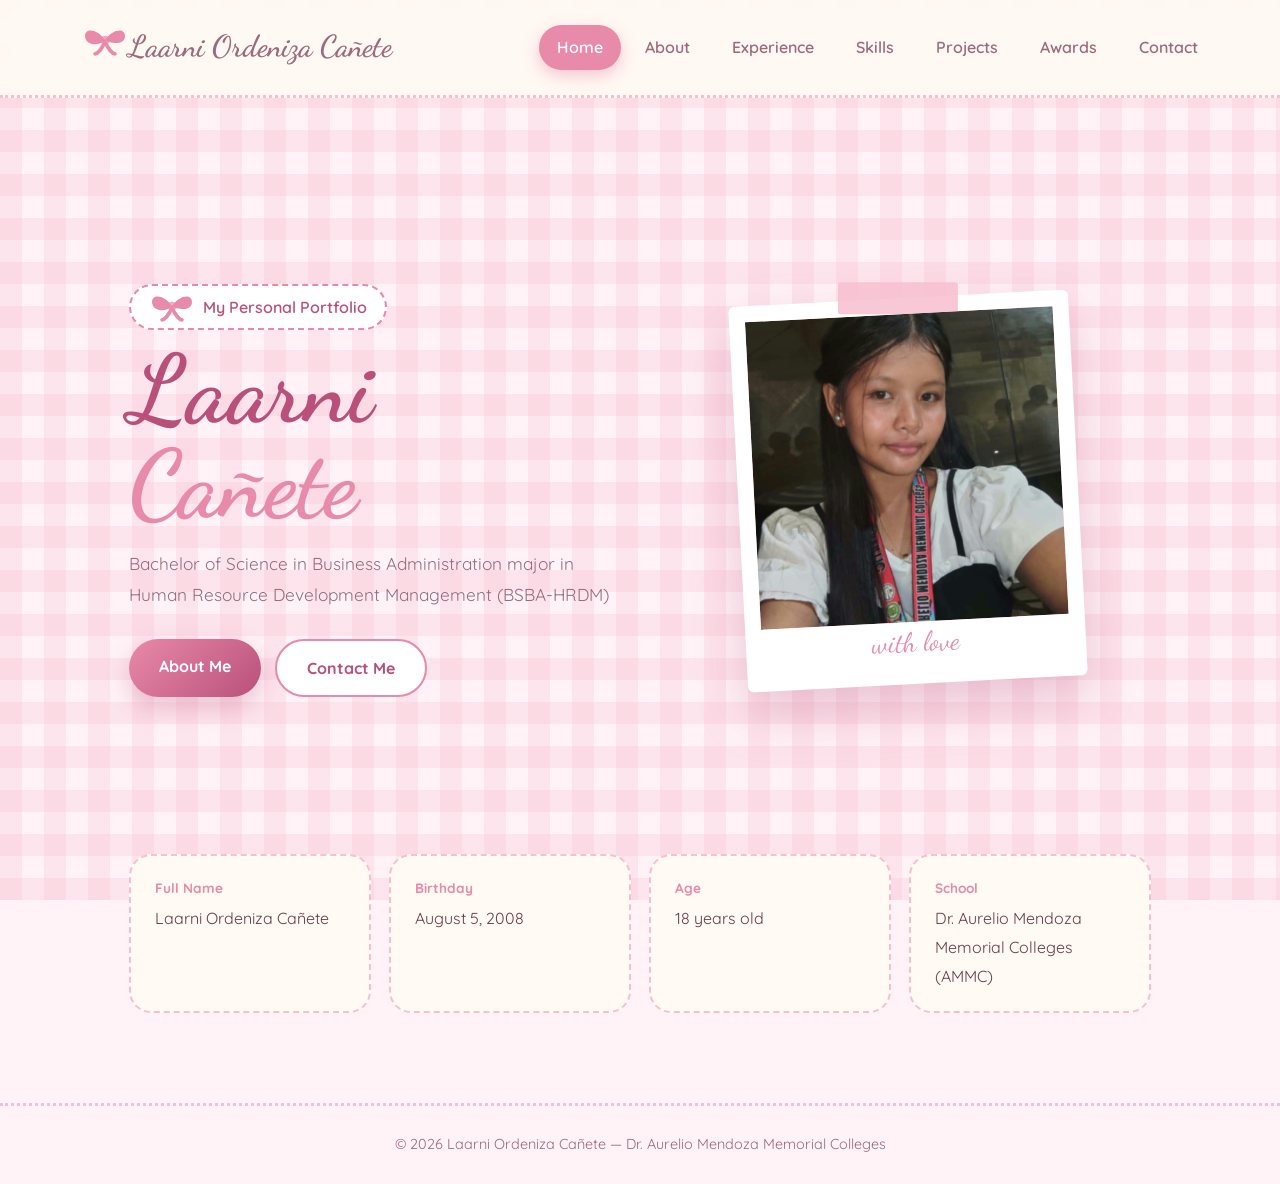
<file: index.html>
<!DOCTYPE html>
<html lang="en">
<head>
<meta charset="UTF-8">
<meta name="viewport" content="width=device-width, initial-scale=1.0">
<title>Home | Laarni Ordeniza Cañete</title>
<link rel="preconnect" href="https://fonts.googleapis.com">
<link rel="preconnect" href="https://fonts.gstatic.com" crossorigin>
<link href="https://fonts.googleapis.com/css2?family=Dancing+Script:wght@600;700&family=Quicksand:wght@400;600;700&display=swap" rel="stylesheet">
<link rel="stylesheet" href="style.css">
</head>
<body>
<header class="top">
<a class="brand" href="index.html"><svg class="bow" viewBox="0 0 64 42" aria-hidden="true"><path d="M32 20C22 4 4 2 4 14s18 16 28 6zM32 20c10-16 28-18 28-6S42 26 32 20z" fill="currentColor"/><path d="M32 22c-4 9-10 17-14 17M32 22c4 9 10 17 14 17" stroke="currentColor" stroke-width="5" fill="none" stroke-linecap="round"/><circle cx="32" cy="20" r="6.5" fill="currentColor" opacity=".7"/></svg><span>Laarni Ordeniza Cañete<small>BSBA-HRDM</small></span></a>
<nav><ul><li><a href="index.html" class="on">Home</a></li><li><a href="about.html">About</a></li><li><a href="experience.html">Experience</a></li><li><a href="skills.html">Skills</a></li><li><a href="projects.html">Projects</a></li><li><a href="awards.html">Awards</a></li><li><a href="contact.html">Contact</a></li></ul></nav>
</header>
<main>
<section class="hero intro">
<div>
<span class="tag"><svg class="bow" viewBox="0 0 64 42" aria-hidden="true"><path d="M32 20C22 4 4 2 4 14s18 16 28 6zM32 20c10-16 28-18 28-6S42 26 32 20z" fill="currentColor"/><path d="M32 22c-4 9-10 17-14 17M32 22c4 9 10 17 14 17" stroke="currentColor" stroke-width="5" fill="none" stroke-linecap="round"/><circle cx="32" cy="20" r="6.5" fill="currentColor" opacity=".7"/></svg>My Personal Portfolio</span>
<h1>Laarni<span>Cañete</span></h1>
<p class="course">Bachelor of Science in Business Administration major in Human Resource Development Management (BSBA-HRDM)</p>
<div class="btns"><a class="btn" href="about.html">About Me</a><a class="btn alt" href="contact.html">Contact Me</a></div>
</div>
<div class="avatar "><div class="ph"><span>LC</span><img src="./images/b230e906-f3f7-4ee1-83fa-b049689fa962.jfif" alt="Profile picture of Laarni Ordeniza Cañete" onerror="this.remove()"></div></div>
</section>
<section class="facts">
<div class="fact"><b>Full Name</b>Laarni Ordeniza Cañete</div>
<div class="fact"><b>Birthday</b>August 5, 2008</div>
<div class="fact"><b>Age</b>18 years old</div>
<div class="fact"><b>School</b>Dr. Aurelio Mendoza Memorial Colleges (AMMC)</div>
</section>
</main>
<footer>&copy; 2026 Laarni Ordeniza Cañete &mdash; Dr. Aurelio Mendoza Memorial Colleges</footer>
</body>
</html>
</file>
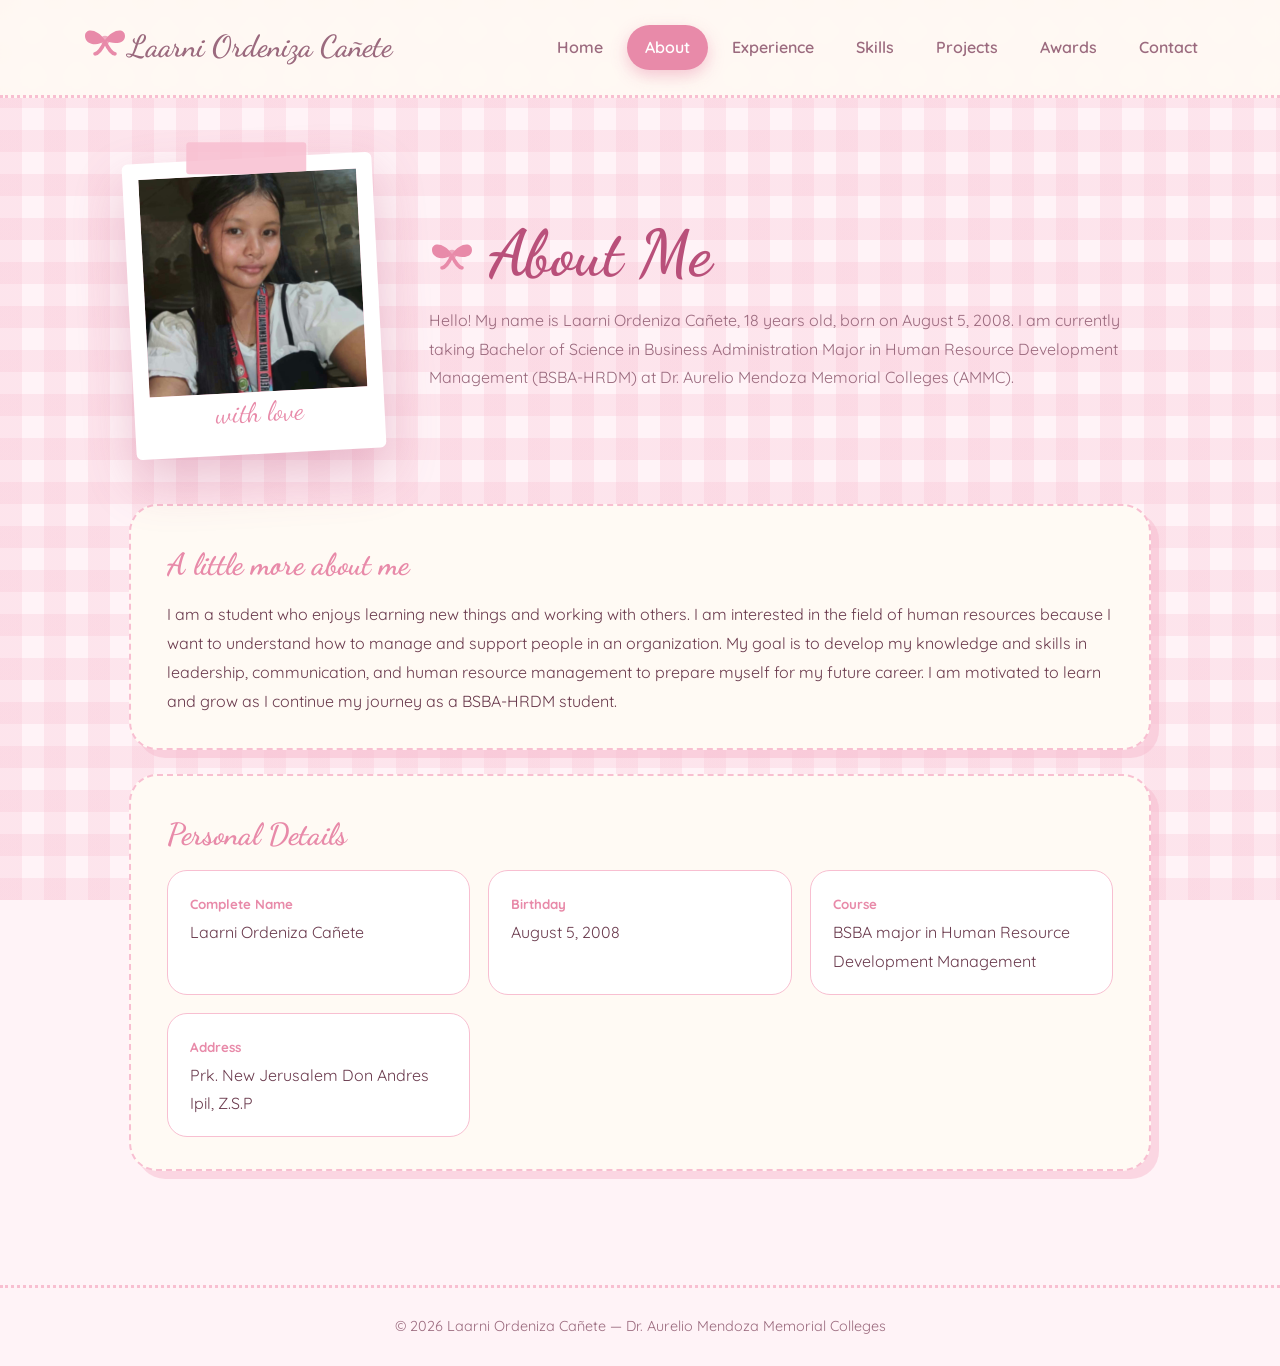
<file: about.html>
<!DOCTYPE html>
<html lang="en">
<head>
<meta charset="UTF-8">
<meta name="viewport" content="width=device-width, initial-scale=1.0">
<title>About | Laarni Ordeniza Cañete</title>
<link rel="preconnect" href="https://fonts.googleapis.com">
<link rel="preconnect" href="https://fonts.gstatic.com" crossorigin>
<link href="https://fonts.googleapis.com/css2?family=Dancing+Script:wght@600;700&family=Quicksand:wght@400;600;700&display=swap" rel="stylesheet">
<link rel="stylesheet" href="style.css">
</head>
<body>
<header class="top">
<a class="brand" href="index.html"><svg class="bow" viewBox="0 0 64 42" aria-hidden="true"><path d="M32 20C22 4 4 2 4 14s18 16 28 6zM32 20c10-16 28-18 28-6S42 26 32 20z" fill="currentColor"/><path d="M32 22c-4 9-10 17-14 17M32 22c4 9 10 17 14 17" stroke="currentColor" stroke-width="5" fill="none" stroke-linecap="round"/><circle cx="32" cy="20" r="6.5" fill="currentColor" opacity=".7"/></svg><span>Laarni Ordeniza Cañete<small>BSBA-HRDM</small></span></a>
<nav><ul><li><a href="index.html">Home</a></li><li><a href="about.html" class="on">About</a></li><li><a href="experience.html">Experience</a></li><li><a href="skills.html">Skills</a></li><li><a href="projects.html">Projects</a></li><li><a href="awards.html">Awards</a></li><li><a href="contact.html">Contact</a></li></ul></nav>
</header>
<main>
<section class="intro"><div class="split"><div class="avatar sm"><div class="ph"><span>LC</span><img src="./images/b230e906-f3f7-4ee1-83fa-b049689fa962.jfif" alt="Profile picture of Laarni Ordeniza Cañete" onerror="this.remove()"></div></div><div><h2 class="title"><svg class="bow" viewBox="0 0 64 42" aria-hidden="true"><path d="M32 20C22 4 4 2 4 14s18 16 28 6zM32 20c10-16 28-18 28-6S42 26 32 20z" fill="currentColor"/><path d="M32 22c-4 9-10 17-14 17M32 22c4 9 10 17 14 17" stroke="currentColor" stroke-width="5" fill="none" stroke-linecap="round"/><circle cx="32" cy="20" r="6.5" fill="currentColor" opacity=".7"/></svg>About Me</h2><p class="lead">Hello! My name is Laarni Ordeniza Cañete, 18 years old, born on August 5, 2008. I am currently taking Bachelor of Science in Business Administration Major in Human Resource Development Management (BSBA-HRDM) at Dr. Aurelio Mendoza Memorial Colleges (AMMC).</p></div></div>
<div class="block"><h3>A little more about me</h3><p>I am a student who enjoys learning new things and working with others. I am interested in the field of human resources because I want to understand how to manage and support people in an organization. My goal is to develop my knowledge and skills in leadership, communication, and human resource management to prepare myself for my future career. I am motivated to learn and grow as I continue my journey as a BSBA-HRDM student.</p></div>
<div class="block"><h3>Personal Details</h3><div class="pairs"><div><small>Complete Name</small><p>Laarni Ordeniza Cañete</p></div><div><small>Birthday</small><p>August 5, 2008</p></div><div><small>Course</small><p>BSBA major in Human Resource Development Management</p></div><div><small>Address</small><p>Prk. New Jerusalem Don Andres Ipil, Z.S.P</p></div></div></div></section>
</main>
<footer>&copy; 2026 Laarni Ordeniza Cañete &mdash; Dr. Aurelio Mendoza Memorial Colleges</footer>
</body>
</html>
</file>
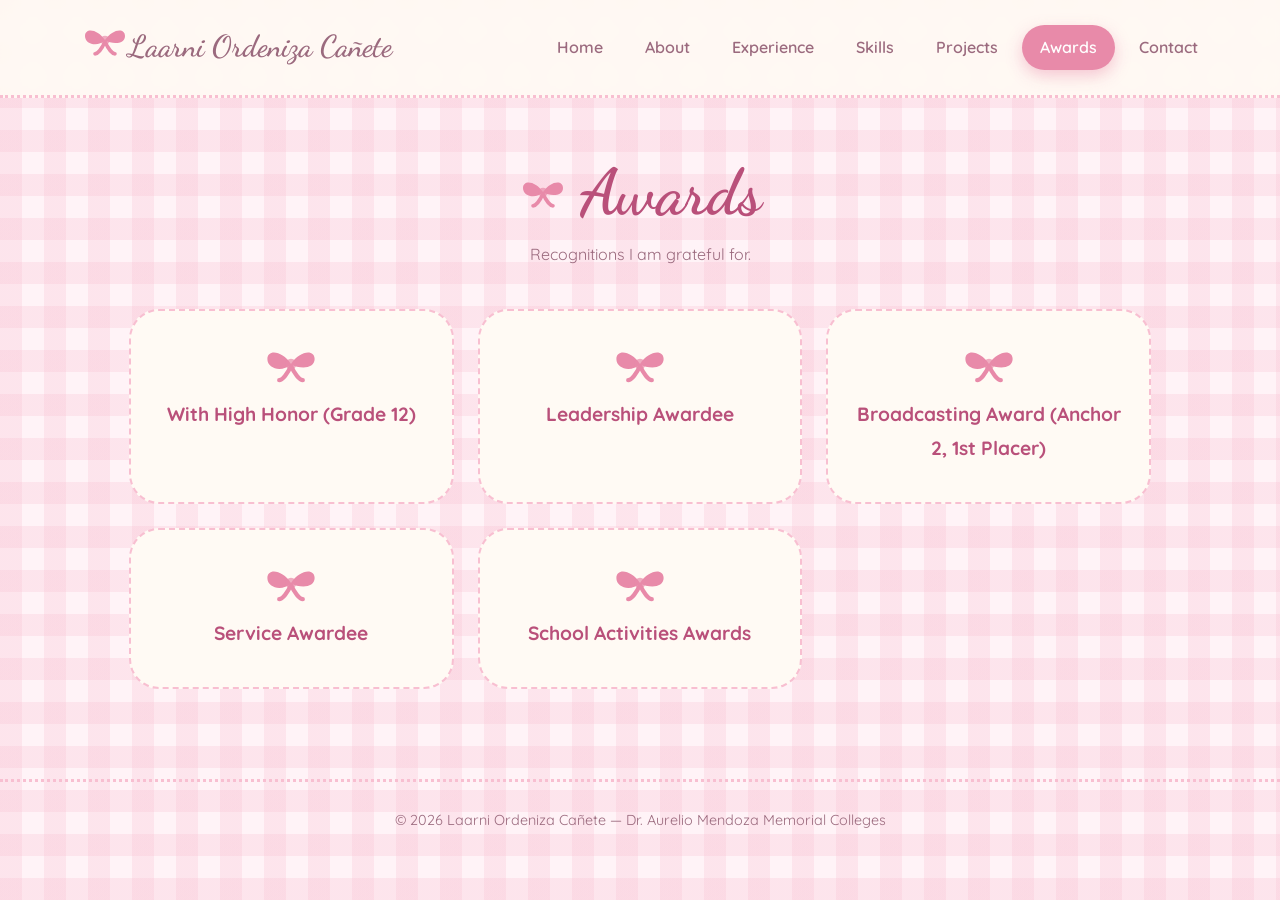
<file: awards.html>
<!DOCTYPE html>
<html lang="en">
<head>
<meta charset="UTF-8">
<meta name="viewport" content="width=device-width, initial-scale=1.0">
<title>Awards | Laarni Ordeniza Cañete</title>
<link rel="preconnect" href="https://fonts.googleapis.com">
<link rel="preconnect" href="https://fonts.gstatic.com" crossorigin>
<link href="https://fonts.googleapis.com/css2?family=Dancing+Script:wght@600;700&family=Quicksand:wght@400;600;700&display=swap" rel="stylesheet">
<link rel="stylesheet" href="style.css">
</head>
<body>
<header class="top">
<a class="brand" href="index.html"><svg class="bow" viewBox="0 0 64 42" aria-hidden="true"><path d="M32 20C22 4 4 2 4 14s18 16 28 6zM32 20c10-16 28-18 28-6S42 26 32 20z" fill="currentColor"/><path d="M32 22c-4 9-10 17-14 17M32 22c4 9 10 17 14 17" stroke="currentColor" stroke-width="5" fill="none" stroke-linecap="round"/><circle cx="32" cy="20" r="6.5" fill="currentColor" opacity=".7"/></svg><span>Laarni Ordeniza Cañete<small>BSBA-HRDM</small></span></a>
<nav><ul><li><a href="index.html">Home</a></li><li><a href="about.html">About</a></li><li><a href="experience.html">Experience</a></li><li><a href="skills.html">Skills</a></li><li><a href="projects.html">Projects</a></li><li><a href="awards.html" class="on">Awards</a></li><li><a href="contact.html">Contact</a></li></ul></nav>
</header>
<main>
<section class="intro"><h2 class="title"><svg class="bow" viewBox="0 0 64 42" aria-hidden="true"><path d="M32 20C22 4 4 2 4 14s18 16 28 6zM32 20c10-16 28-18 28-6S42 26 32 20z" fill="currentColor"/><path d="M32 22c-4 9-10 17-14 17M32 22c4 9 10 17 14 17" stroke="currentColor" stroke-width="5" fill="none" stroke-linecap="round"/><circle cx="32" cy="20" r="6.5" fill="currentColor" opacity=".7"/></svg>Awards</h2><p class="lead">Recognitions I am grateful for.</p><div class="cards"><div class="card"><svg class="bow" viewBox="0 0 64 42" aria-hidden="true"><path d="M32 20C22 4 4 2 4 14s18 16 28 6zM32 20c10-16 28-18 28-6S42 26 32 20z" fill="currentColor"/><path d="M32 22c-4 9-10 17-14 17M32 22c4 9 10 17 14 17" stroke="currentColor" stroke-width="5" fill="none" stroke-linecap="round"/><circle cx="32" cy="20" r="6.5" fill="currentColor" opacity=".7"/></svg><h3>With High Honor (Grade 12)</h3></div><div class="card"><svg class="bow" viewBox="0 0 64 42" aria-hidden="true"><path d="M32 20C22 4 4 2 4 14s18 16 28 6zM32 20c10-16 28-18 28-6S42 26 32 20z" fill="currentColor"/><path d="M32 22c-4 9-10 17-14 17M32 22c4 9 10 17 14 17" stroke="currentColor" stroke-width="5" fill="none" stroke-linecap="round"/><circle cx="32" cy="20" r="6.5" fill="currentColor" opacity=".7"/></svg><h3>Leadership Awardee</h3></div><div class="card"><svg class="bow" viewBox="0 0 64 42" aria-hidden="true"><path d="M32 20C22 4 4 2 4 14s18 16 28 6zM32 20c10-16 28-18 28-6S42 26 32 20z" fill="currentColor"/><path d="M32 22c-4 9-10 17-14 17M32 22c4 9 10 17 14 17" stroke="currentColor" stroke-width="5" fill="none" stroke-linecap="round"/><circle cx="32" cy="20" r="6.5" fill="currentColor" opacity=".7"/></svg><h3>Broadcasting Award (Anchor 2, 1st Placer)</h3></div><div class="card"><svg class="bow" viewBox="0 0 64 42" aria-hidden="true"><path d="M32 20C22 4 4 2 4 14s18 16 28 6zM32 20c10-16 28-18 28-6S42 26 32 20z" fill="currentColor"/><path d="M32 22c-4 9-10 17-14 17M32 22c4 9 10 17 14 17" stroke="currentColor" stroke-width="5" fill="none" stroke-linecap="round"/><circle cx="32" cy="20" r="6.5" fill="currentColor" opacity=".7"/></svg><h3>Service Awardee</h3></div><div class="card"><svg class="bow" viewBox="0 0 64 42" aria-hidden="true"><path d="M32 20C22 4 4 2 4 14s18 16 28 6zM32 20c10-16 28-18 28-6S42 26 32 20z" fill="currentColor"/><path d="M32 22c-4 9-10 17-14 17M32 22c4 9 10 17 14 17" stroke="currentColor" stroke-width="5" fill="none" stroke-linecap="round"/><circle cx="32" cy="20" r="6.5" fill="currentColor" opacity=".7"/></svg><h3>School Activities Awards</h3></div></div></section>
</main>
<footer>&copy; 2026 Laarni Ordeniza Cañete &mdash; Dr. Aurelio Mendoza Memorial Colleges</footer>
</body>
</html>
</file>
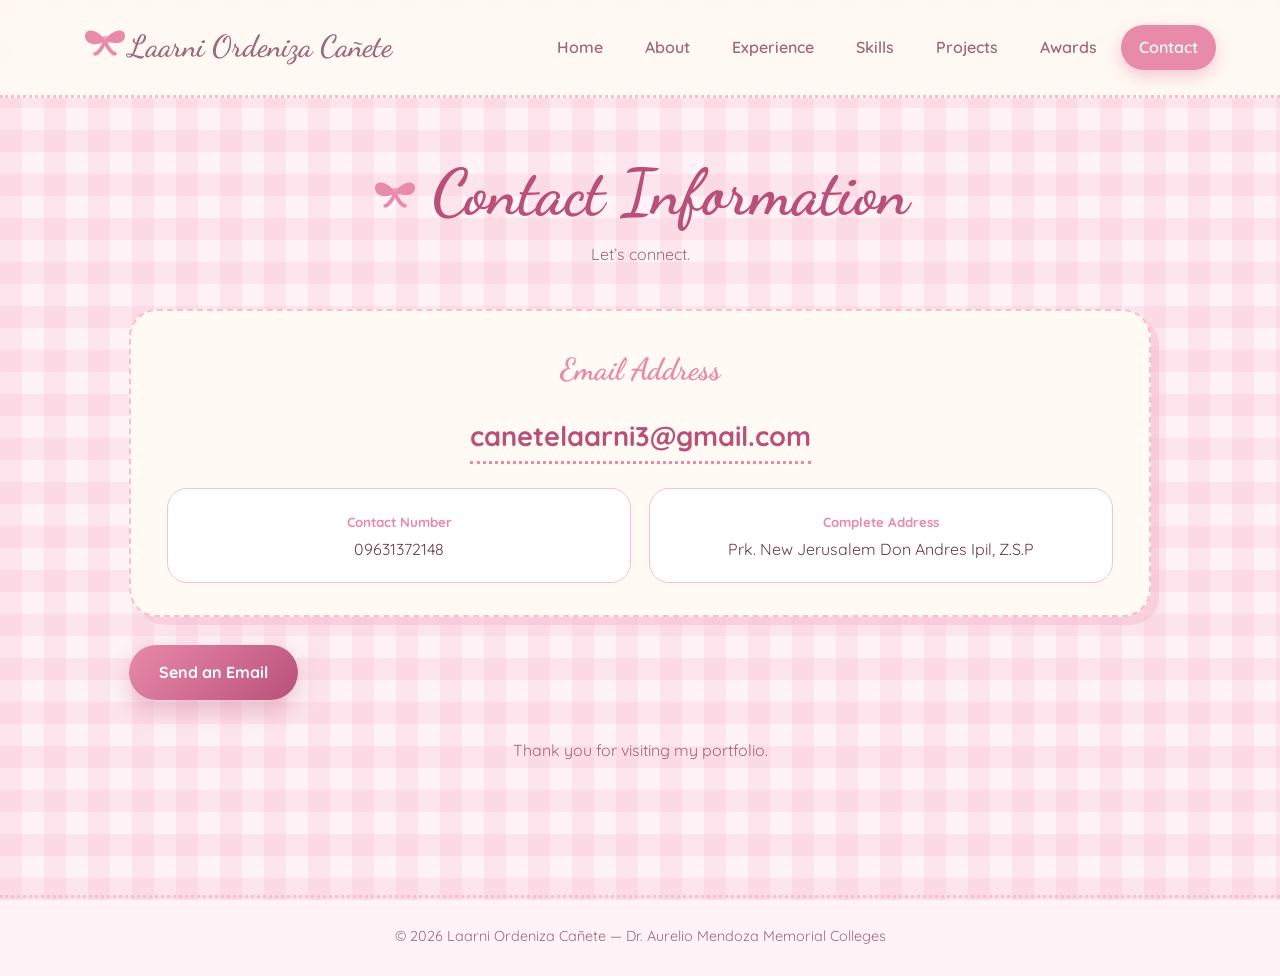
<file: contact.html>
<!DOCTYPE html>
<html lang="en">
<head>
<meta charset="UTF-8">
<meta name="viewport" content="width=device-width, initial-scale=1.0">
<title>Contact | Laarni Ordeniza Cañete</title>
<link rel="preconnect" href="https://fonts.googleapis.com">
<link rel="preconnect" href="https://fonts.gstatic.com" crossorigin>
<link href="https://fonts.googleapis.com/css2?family=Dancing+Script:wght@600;700&family=Quicksand:wght@400;600;700&display=swap" rel="stylesheet">
<link rel="stylesheet" href="style.css">
</head>
<body>
<header class="top">
<a class="brand" href="index.html"><svg class="bow" viewBox="0 0 64 42" aria-hidden="true"><path d="M32 20C22 4 4 2 4 14s18 16 28 6zM32 20c10-16 28-18 28-6S42 26 32 20z" fill="currentColor"/><path d="M32 22c-4 9-10 17-14 17M32 22c4 9 10 17 14 17" stroke="currentColor" stroke-width="5" fill="none" stroke-linecap="round"/><circle cx="32" cy="20" r="6.5" fill="currentColor" opacity=".7"/></svg><span>Laarni Ordeniza Cañete<small>BSBA-HRDM</small></span></a>
<nav><ul><li><a href="index.html">Home</a></li><li><a href="about.html">About</a></li><li><a href="experience.html">Experience</a></li><li><a href="skills.html">Skills</a></li><li><a href="projects.html">Projects</a></li><li><a href="awards.html">Awards</a></li><li><a href="contact.html" class="on">Contact</a></li></ul></nav>
</header>
<main>
<section class="intro center"><h2 class="title"><svg class="bow" viewBox="0 0 64 42" aria-hidden="true"><path d="M32 20C22 4 4 2 4 14s18 16 28 6zM32 20c10-16 28-18 28-6S42 26 32 20z" fill="currentColor"/><path d="M32 22c-4 9-10 17-14 17M32 22c4 9 10 17 14 17" stroke="currentColor" stroke-width="5" fill="none" stroke-linecap="round"/><circle cx="32" cy="20" r="6.5" fill="currentColor" opacity=".7"/></svg>Contact Information</h2><p class="lead">Let&rsquo;s connect.</p>
<div class="block"><h3>Email Address</h3><a class="mail" href="mailto:canetelaarni3@gmail.com">canetelaarni3@gmail.com</a>
<div class="pairs"><div><small>Contact Number</small><p>09631372148</p></div><div><small>Complete Address</small><p>Prk. New Jerusalem Don Andres Ipil, Z.S.P</p></div></div></div>
<div class="btns"><a class="btn" href="mailto:canetelaarni3@gmail.com">Send an Email</a></div>
<p class="lead" style="margin-top:36px">Thank you for visiting my portfolio.</p></section>
</main>
<footer>&copy; 2026 Laarni Ordeniza Cañete &mdash; Dr. Aurelio Mendoza Memorial Colleges</footer>
</body>
</html>
</file>
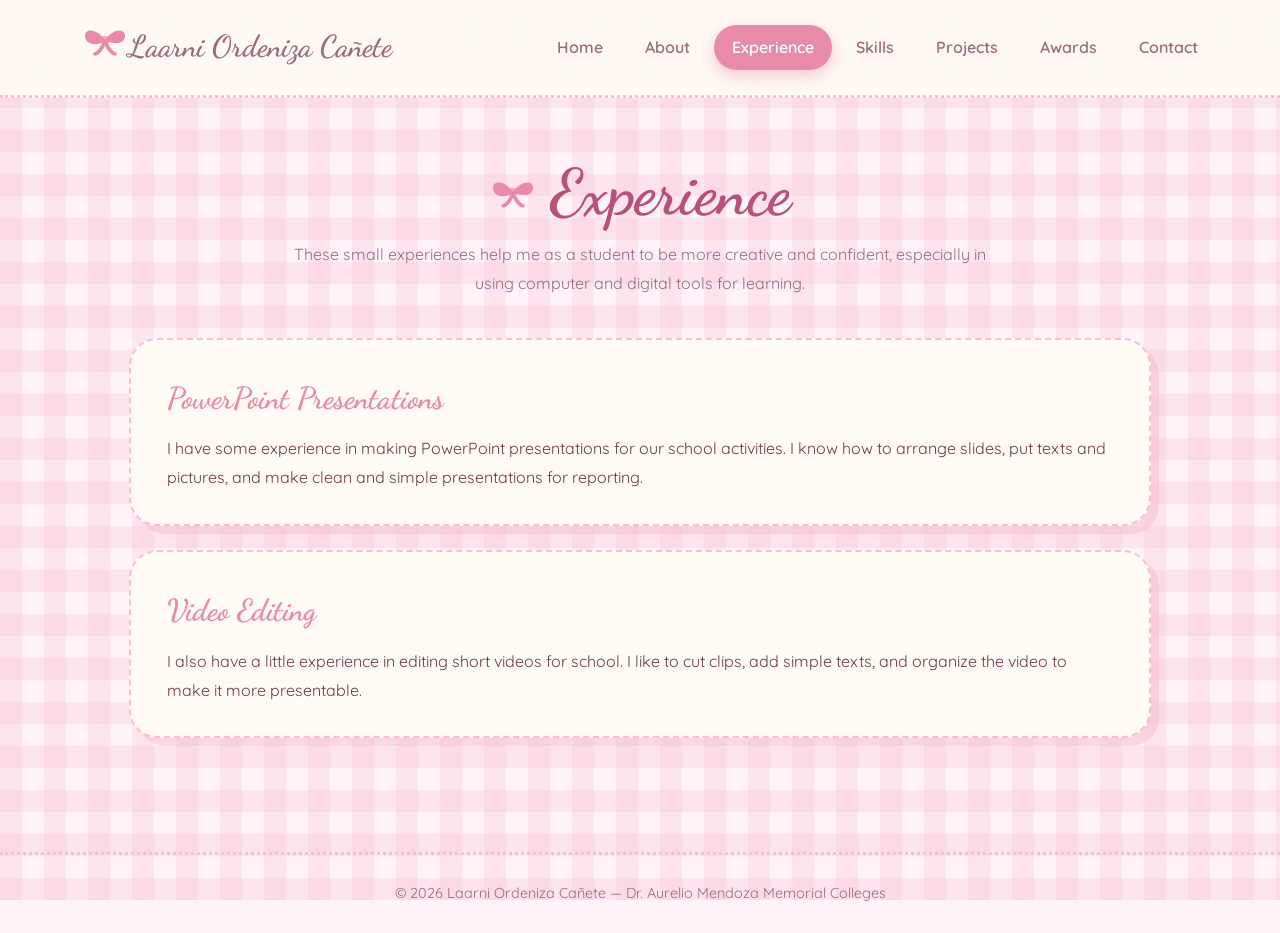
<file: experience.html>
<!DOCTYPE html>
<html lang="en">
<head>
<meta charset="UTF-8">
<meta name="viewport" content="width=device-width, initial-scale=1.0">
<title>Experience | Laarni Ordeniza Cañete</title>
<link rel="preconnect" href="https://fonts.googleapis.com">
<link rel="preconnect" href="https://fonts.gstatic.com" crossorigin>
<link href="https://fonts.googleapis.com/css2?family=Dancing+Script:wght@600;700&family=Quicksand:wght@400;600;700&display=swap" rel="stylesheet">
<link rel="stylesheet" href="style.css">
</head>
<body>
<header class="top">
<a class="brand" href="index.html"><svg class="bow" viewBox="0 0 64 42" aria-hidden="true"><path d="M32 20C22 4 4 2 4 14s18 16 28 6zM32 20c10-16 28-18 28-6S42 26 32 20z" fill="currentColor"/><path d="M32 22c-4 9-10 17-14 17M32 22c4 9 10 17 14 17" stroke="currentColor" stroke-width="5" fill="none" stroke-linecap="round"/><circle cx="32" cy="20" r="6.5" fill="currentColor" opacity=".7"/></svg><span>Laarni Ordeniza Cañete<small>BSBA-HRDM</small></span></a>
<nav><ul><li><a href="index.html">Home</a></li><li><a href="about.html">About</a></li><li><a href="experience.html" class="on">Experience</a></li><li><a href="skills.html">Skills</a></li><li><a href="projects.html">Projects</a></li><li><a href="awards.html">Awards</a></li><li><a href="contact.html">Contact</a></li></ul></nav>
</header>
<main>
<section class="intro"><h2 class="title"><svg class="bow" viewBox="0 0 64 42" aria-hidden="true"><path d="M32 20C22 4 4 2 4 14s18 16 28 6zM32 20c10-16 28-18 28-6S42 26 32 20z" fill="currentColor"/><path d="M32 22c-4 9-10 17-14 17M32 22c4 9 10 17 14 17" stroke="currentColor" stroke-width="5" fill="none" stroke-linecap="round"/><circle cx="32" cy="20" r="6.5" fill="currentColor" opacity=".7"/></svg>Experience</h2><p class="lead">These small experiences help me as a student to be more creative and confident, especially in using computer and digital tools for learning.</p><div class="block"><h3>PowerPoint Presentations</h3><p>I have some experience in making PowerPoint presentations for our school activities. I know how to arrange slides, put texts and pictures, and make clean and simple presentations for reporting.</p></div><div class="block"><h3>Video Editing</h3><p>I also have a little experience in editing short videos for school. I like to cut clips, add simple texts, and organize the video to make it more presentable.</p></div></section>
</main>
<footer>&copy; 2026 Laarni Ordeniza Cañete &mdash; Dr. Aurelio Mendoza Memorial Colleges</footer>
</body>
</html>
</file>
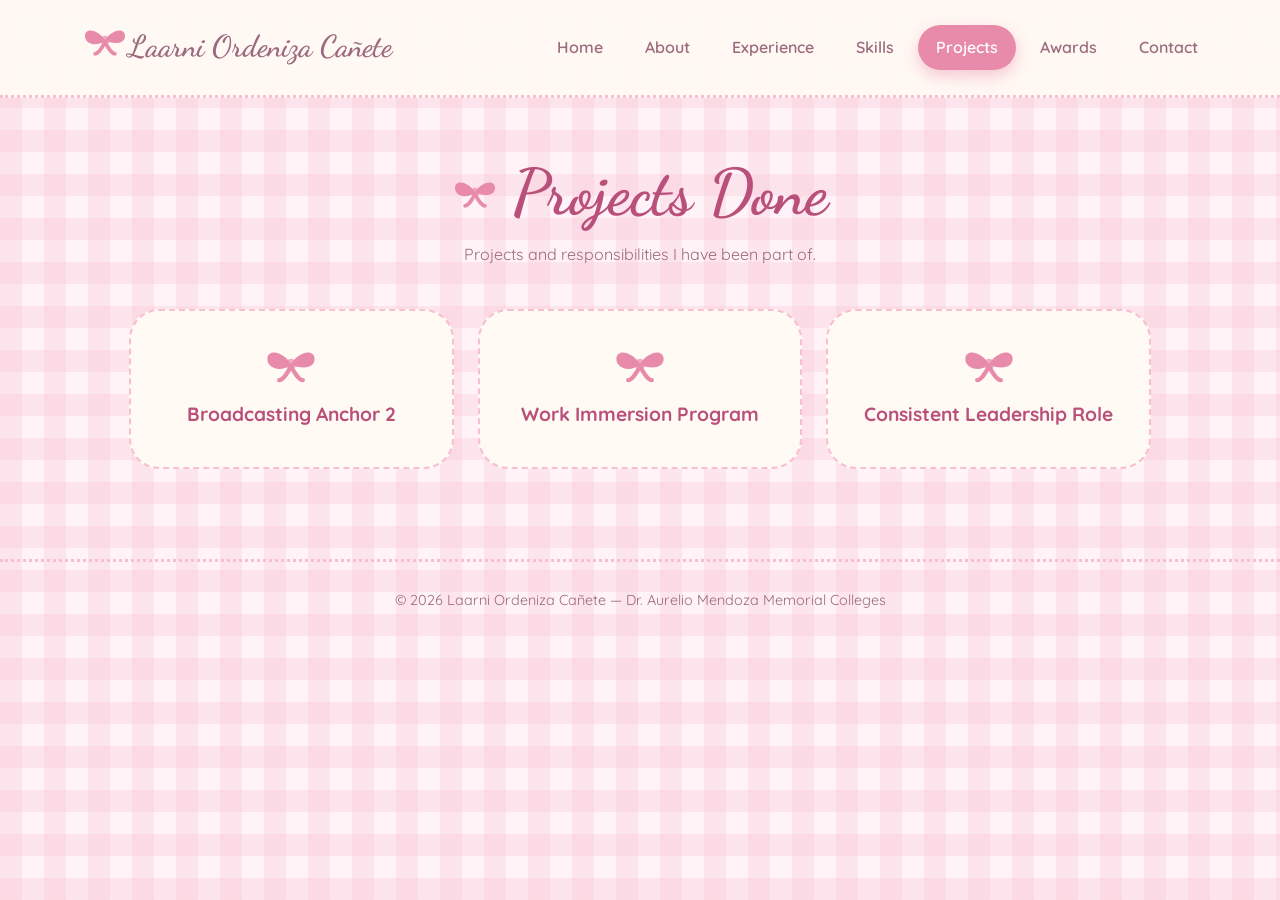
<file: projects.html>
<!DOCTYPE html>
<html lang="en">
<head>
<meta charset="UTF-8">
<meta name="viewport" content="width=device-width, initial-scale=1.0">
<title>Projects | Laarni Ordeniza Cañete</title>
<link rel="preconnect" href="https://fonts.googleapis.com">
<link rel="preconnect" href="https://fonts.gstatic.com" crossorigin>
<link href="https://fonts.googleapis.com/css2?family=Dancing+Script:wght@600;700&family=Quicksand:wght@400;600;700&display=swap" rel="stylesheet">
<link rel="stylesheet" href="style.css">
</head>
<body>
<header class="top">
<a class="brand" href="index.html"><svg class="bow" viewBox="0 0 64 42" aria-hidden="true"><path d="M32 20C22 4 4 2 4 14s18 16 28 6zM32 20c10-16 28-18 28-6S42 26 32 20z" fill="currentColor"/><path d="M32 22c-4 9-10 17-14 17M32 22c4 9 10 17 14 17" stroke="currentColor" stroke-width="5" fill="none" stroke-linecap="round"/><circle cx="32" cy="20" r="6.5" fill="currentColor" opacity=".7"/></svg><span>Laarni Ordeniza Cañete<small>BSBA-HRDM</small></span></a>
<nav><ul><li><a href="index.html">Home</a></li><li><a href="about.html">About</a></li><li><a href="experience.html">Experience</a></li><li><a href="skills.html">Skills</a></li><li><a href="projects.html" class="on">Projects</a></li><li><a href="awards.html">Awards</a></li><li><a href="contact.html">Contact</a></li></ul></nav>
</header>
<main>
<section class="intro"><h2 class="title"><svg class="bow" viewBox="0 0 64 42" aria-hidden="true"><path d="M32 20C22 4 4 2 4 14s18 16 28 6zM32 20c10-16 28-18 28-6S42 26 32 20z" fill="currentColor"/><path d="M32 22c-4 9-10 17-14 17M32 22c4 9 10 17 14 17" stroke="currentColor" stroke-width="5" fill="none" stroke-linecap="round"/><circle cx="32" cy="20" r="6.5" fill="currentColor" opacity=".7"/></svg>Projects Done</h2><p class="lead">Projects and responsibilities I have been part of.</p><div class="cards"><div class="card"><svg class="bow" viewBox="0 0 64 42" aria-hidden="true"><path d="M32 20C22 4 4 2 4 14s18 16 28 6zM32 20c10-16 28-18 28-6S42 26 32 20z" fill="currentColor"/><path d="M32 22c-4 9-10 17-14 17M32 22c4 9 10 17 14 17" stroke="currentColor" stroke-width="5" fill="none" stroke-linecap="round"/><circle cx="32" cy="20" r="6.5" fill="currentColor" opacity=".7"/></svg><h3>Broadcasting Anchor 2</h3></div><div class="card"><svg class="bow" viewBox="0 0 64 42" aria-hidden="true"><path d="M32 20C22 4 4 2 4 14s18 16 28 6zM32 20c10-16 28-18 28-6S42 26 32 20z" fill="currentColor"/><path d="M32 22c-4 9-10 17-14 17M32 22c4 9 10 17 14 17" stroke="currentColor" stroke-width="5" fill="none" stroke-linecap="round"/><circle cx="32" cy="20" r="6.5" fill="currentColor" opacity=".7"/></svg><h3>Work Immersion Program</h3></div><div class="card"><svg class="bow" viewBox="0 0 64 42" aria-hidden="true"><path d="M32 20C22 4 4 2 4 14s18 16 28 6zM32 20c10-16 28-18 28-6S42 26 32 20z" fill="currentColor"/><path d="M32 22c-4 9-10 17-14 17M32 22c4 9 10 17 14 17" stroke="currentColor" stroke-width="5" fill="none" stroke-linecap="round"/><circle cx="32" cy="20" r="6.5" fill="currentColor" opacity=".7"/></svg><h3>Consistent Leadership Role</h3></div></div></section>
</main>
<footer>&copy; 2026 Laarni Ordeniza Cañete &mdash; Dr. Aurelio Mendoza Memorial Colleges</footer>
</body>
</html>
</file>
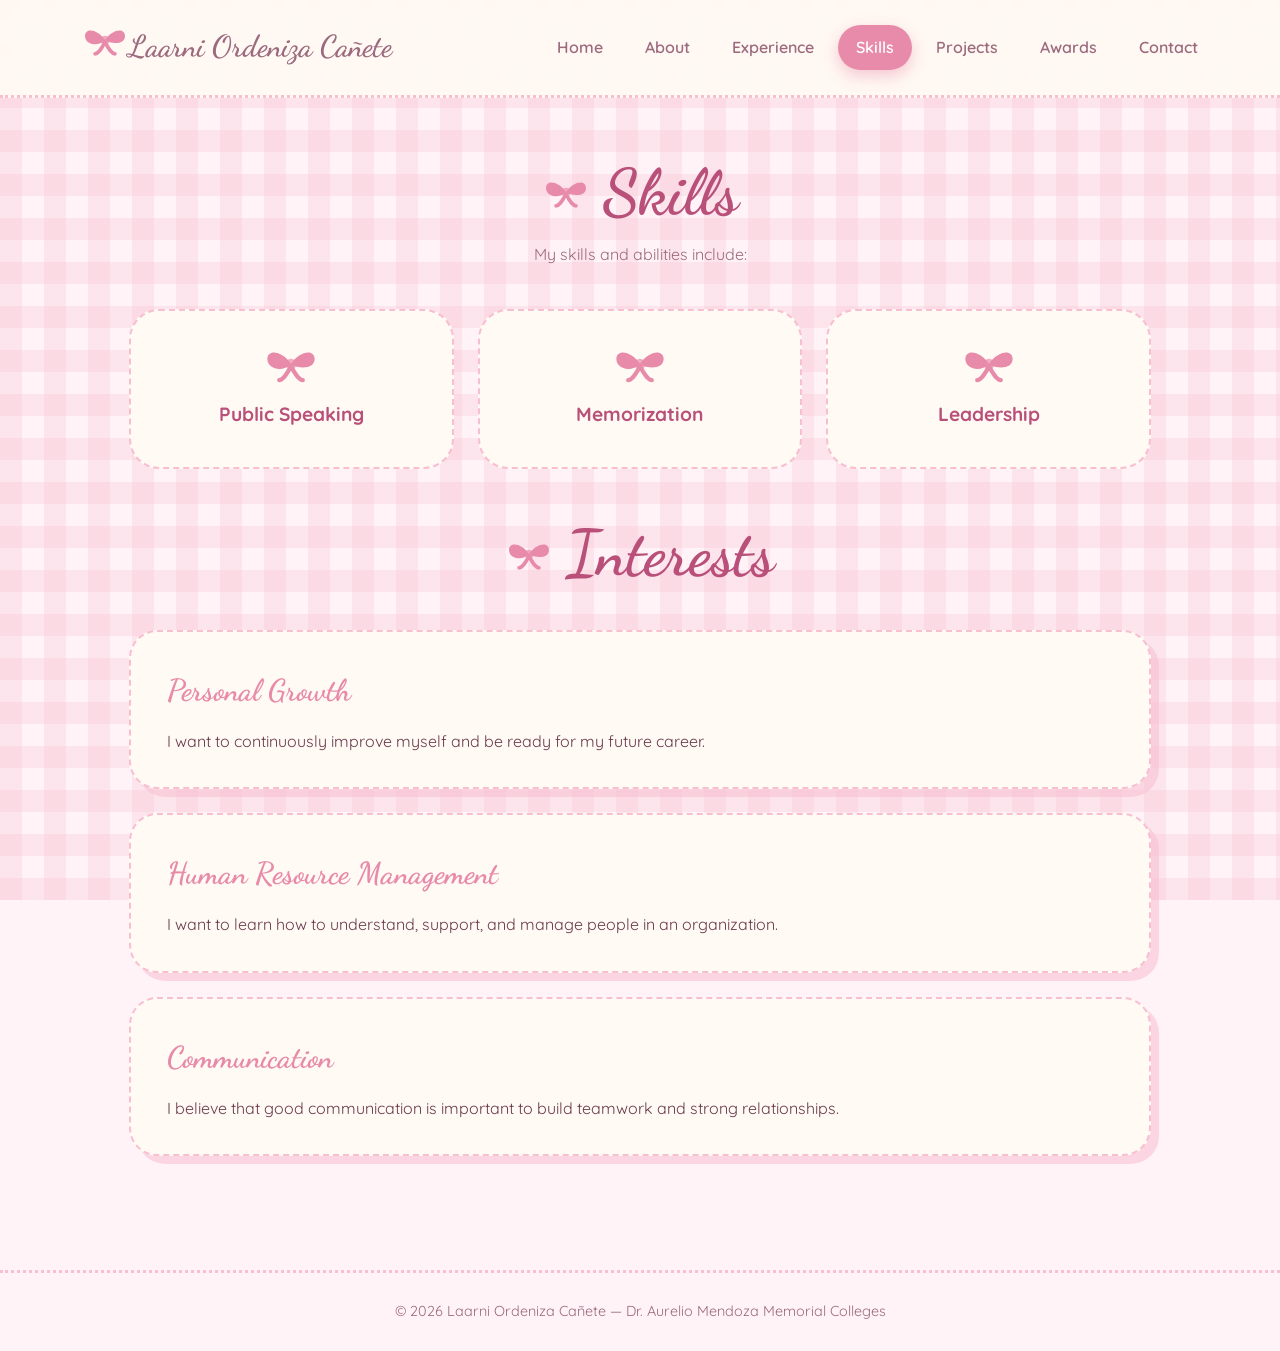
<file: skills.html>
<!DOCTYPE html>
<html lang="en">
<head>
<meta charset="UTF-8">
<meta name="viewport" content="width=device-width, initial-scale=1.0">
<title>Skills | Laarni Ordeniza Cañete</title>
<link rel="preconnect" href="https://fonts.googleapis.com">
<link rel="preconnect" href="https://fonts.gstatic.com" crossorigin>
<link href="https://fonts.googleapis.com/css2?family=Dancing+Script:wght@600;700&family=Quicksand:wght@400;600;700&display=swap" rel="stylesheet">
<link rel="stylesheet" href="style.css">
</head>
<body>
<header class="top">
<a class="brand" href="index.html"><svg class="bow" viewBox="0 0 64 42" aria-hidden="true"><path d="M32 20C22 4 4 2 4 14s18 16 28 6zM32 20c10-16 28-18 28-6S42 26 32 20z" fill="currentColor"/><path d="M32 22c-4 9-10 17-14 17M32 22c4 9 10 17 14 17" stroke="currentColor" stroke-width="5" fill="none" stroke-linecap="round"/><circle cx="32" cy="20" r="6.5" fill="currentColor" opacity=".7"/></svg><span>Laarni Ordeniza Cañete<small>BSBA-HRDM</small></span></a>
<nav><ul><li><a href="index.html">Home</a></li><li><a href="about.html">About</a></li><li><a href="experience.html">Experience</a></li><li><a href="skills.html" class="on">Skills</a></li><li><a href="projects.html">Projects</a></li><li><a href="awards.html">Awards</a></li><li><a href="contact.html">Contact</a></li></ul></nav>
</header>
<main>
<section class="intro"><h2 class="title"><svg class="bow" viewBox="0 0 64 42" aria-hidden="true"><path d="M32 20C22 4 4 2 4 14s18 16 28 6zM32 20c10-16 28-18 28-6S42 26 32 20z" fill="currentColor"/><path d="M32 22c-4 9-10 17-14 17M32 22c4 9 10 17 14 17" stroke="currentColor" stroke-width="5" fill="none" stroke-linecap="round"/><circle cx="32" cy="20" r="6.5" fill="currentColor" opacity=".7"/></svg>Skills</h2><p class="lead">My skills and abilities include:</p><div class="cards"><div class="card"><svg class="bow" viewBox="0 0 64 42" aria-hidden="true"><path d="M32 20C22 4 4 2 4 14s18 16 28 6zM32 20c10-16 28-18 28-6S42 26 32 20z" fill="currentColor"/><path d="M32 22c-4 9-10 17-14 17M32 22c4 9 10 17 14 17" stroke="currentColor" stroke-width="5" fill="none" stroke-linecap="round"/><circle cx="32" cy="20" r="6.5" fill="currentColor" opacity=".7"/></svg><h3>Public Speaking</h3></div><div class="card"><svg class="bow" viewBox="0 0 64 42" aria-hidden="true"><path d="M32 20C22 4 4 2 4 14s18 16 28 6zM32 20c10-16 28-18 28-6S42 26 32 20z" fill="currentColor"/><path d="M32 22c-4 9-10 17-14 17M32 22c4 9 10 17 14 17" stroke="currentColor" stroke-width="5" fill="none" stroke-linecap="round"/><circle cx="32" cy="20" r="6.5" fill="currentColor" opacity=".7"/></svg><h3>Memorization</h3></div><div class="card"><svg class="bow" viewBox="0 0 64 42" aria-hidden="true"><path d="M32 20C22 4 4 2 4 14s18 16 28 6zM32 20c10-16 28-18 28-6S42 26 32 20z" fill="currentColor"/><path d="M32 22c-4 9-10 17-14 17M32 22c4 9 10 17 14 17" stroke="currentColor" stroke-width="5" fill="none" stroke-linecap="round"/><circle cx="32" cy="20" r="6.5" fill="currentColor" opacity=".7"/></svg><h3>Leadership</h3></div></div><div style="height:50px"></div><h2 class="title"><svg class="bow" viewBox="0 0 64 42" aria-hidden="true"><path d="M32 20C22 4 4 2 4 14s18 16 28 6zM32 20c10-16 28-18 28-6S42 26 32 20z" fill="currentColor"/><path d="M32 22c-4 9-10 17-14 17M32 22c4 9 10 17 14 17" stroke="currentColor" stroke-width="5" fill="none" stroke-linecap="round"/><circle cx="32" cy="20" r="6.5" fill="currentColor" opacity=".7"/></svg>Interests</h2><p class="lead"></p><div class="block"><h3>Personal Growth</h3><p>I want to continuously improve myself and be ready for my future career.</p></div><div class="block"><h3>Human Resource Management</h3><p>I want to learn how to understand, support, and manage people in an organization.</p></div><div class="block"><h3>Communication</h3><p>I believe that good communication is important to build teamwork and strong relationships.</p></div></section>
</main>
<footer>&copy; 2026 Laarni Ordeniza Cañete &mdash; Dr. Aurelio Mendoza Memorial Colleges</footer>
</body>
</html>
</file>
<file: style.css>
*{margin:0;padding:0;box-sizing:border-box}
:root{--bg:#fff3f7;--cream:#fffaf4;--pink:#f8bfd1;--rose:#e88aa9;--deep:#b9507a;--tx:#6a3a4d;--mut:#9b6a7e}
html{scroll-behavior:smooth}
body{font-family:'Quicksand','Segoe UI',system-ui,sans-serif;color:var(--tx);line-height:1.8;min-height:100vh;background-color:var(--bg);background-image:repeating-linear-gradient(0deg,rgba(248,191,209,.28) 0 22px,transparent 22px 44px),repeating-linear-gradient(90deg,rgba(248,191,209,.28) 0 22px,transparent 22px 44px);background-attachment:fixed}
a{color:inherit;text-decoration:none}
.bow{width:46px;height:30px;color:var(--rose);flex:none}
.top{position:sticky;top:0;z-index:20;background:rgba(255,250,244,.92);backdrop-filter:blur(10px);border-bottom:3px dotted var(--pink);display:flex;justify-content:space-between;align-items:center;gap:18px;flex-wrap:wrap;padding:12px 5vw}
.brand{font-family:'Dancing Script',cursive;font-size:1.9rem;font-weight:700;color:var(--deep);display:flex;align-items:center;gap:10px}
.brand small{display:none}
.top ul{list-style:none;display:flex;gap:6px;flex-wrap:wrap}
.top a{display:block;padding:8px 18px;border-radius:99px;font-weight:600;color:var(--mut);transition:.25s}
.top a:hover{background:var(--pink);color:#fff}
.top a.on{background:var(--rose);color:#fff;box-shadow:0 6px 16px rgba(232,138,169,.45)}
main{max-width:1150px;margin:auto;padding:60px 5vw 20px}
.hero{display:grid;grid-template-columns:1fr 1fr;gap:50px;align-items:center;min-height:74vh}
.hero h1{font-family:'Dancing Script',cursive;font-size:clamp(3.2rem,7.4vw,6.2rem);line-height:1;color:var(--deep);margin:12px 0 16px}
.hero h1 span{display:block;color:var(--rose)}
.course{color:var(--mut);font-size:1.08rem;max-width:520px}
.tag{display:inline-flex;align-items:center;gap:8px;padding:6px 18px;border-radius:99px;background:#fff;border:2px dashed var(--rose);color:var(--deep);font-weight:600}
.btns{display:flex;gap:14px;flex-wrap:wrap;margin-top:28px}
.btn{padding:13px 30px;border-radius:99px;background:linear-gradient(135deg,var(--rose),var(--deep));color:#fff;font-weight:700;transition:.25s;box-shadow:0 10px 24px rgba(185,80,122,.3)}
.btn:hover{transform:translateY(-4px) rotate(-1.5deg)}
.btn.alt{background:#fff;color:var(--deep);border:2px solid var(--rose);box-shadow:none}
.avatar{position:relative;width:min(340px,80vw);padding:16px 16px 62px;background:#fff;border-radius:6px;box-shadow:0 22px 50px rgba(185,80,122,.3);transform:rotate(-3deg);margin:auto}
.avatar::before{content:"";position:absolute;top:-16px;left:50%;width:120px;height:32px;margin-left:-60px;background:rgba(248,191,209,.85);transform:rotate(3deg);border-radius:3px}
.avatar::after{content:"with love";position:absolute;bottom:16px;left:0;right:0;text-align:center;font-family:'Dancing Script',cursive;font-size:1.7rem;color:var(--rose)}
.ph{position:relative;aspect-ratio:1;background:linear-gradient(145deg,#fde0ea,#f8bfd1);display:flex;align-items:center;justify-content:center;overflow:hidden}
.ph span{font-family:'Dancing Script',cursive;font-size:5.4rem;font-weight:700;color:#fff}
.ph img{position:absolute;inset:0;width:100%;height:100%;object-fit:cover}
.avatar.sm{width:250px}
.avatar.sm .ph span{font-size:3.6rem}
.facts{display:grid;grid-template-columns:repeat(auto-fit,minmax(210px,1fr));gap:18px;margin-top:30px}
.fact{background:var(--cream);border:2px dashed var(--pink);border-radius:22px;padding:20px 24px}
.fact b{display:block;color:var(--rose);font-size:.85rem;margin-bottom:4px}
h2.title{font-family:'Dancing Script',cursive;font-size:clamp(2.6rem,5vw,4rem);color:var(--deep);text-align:center;display:flex;align-items:center;justify-content:center;gap:14px;line-height:1.1}
.lead{text-align:center;color:var(--mut);max-width:700px;margin:12px auto 40px}
.split{display:grid;grid-template-columns:auto 1fr;gap:50px;align-items:center;margin-bottom:50px}
.split h2.title{justify-content:flex-start}
.split .lead{text-align:left;margin:16px 0 0}
.block{background:var(--cream);border:2px dashed var(--pink);border-radius:28px;padding:32px 36px;margin-bottom:24px;box-shadow:8px 8px 0 rgba(248,191,209,.55)}
.block h3{font-family:'Dancing Script',cursive;font-size:1.9rem;color:var(--rose);margin-bottom:8px}
.pairs{display:grid;grid-template-columns:repeat(auto-fit,minmax(240px,1fr));gap:18px}
.pairs div{background:#fff;border-radius:20px;padding:18px 22px;border:1px solid var(--pink)}
.pairs small{color:var(--rose);font-weight:700}
.cards{display:grid;grid-template-columns:repeat(auto-fit,minmax(250px,1fr));gap:24px;margin-top:10px}
.card{background:var(--cream);border:2px dashed var(--pink);border-radius:30px;padding:36px 26px;text-align:center;transition:.3s;position:relative}
.card:hover{transform:translateY(-8px) rotate(-1.5deg);border-color:var(--rose);box-shadow:0 20px 40px rgba(232,138,169,.35)}
.card .bow{margin:0 auto 14px;display:block;width:54px;height:36px}
.card h3{font-size:1.2rem;color:var(--deep)}
.card p{color:var(--mut);margin-top:8px;font-size:.95rem}
.center{text-align:center}
.mail{display:inline-block;margin:6px 0 24px;font-size:clamp(1.05rem,2.4vw,1.7rem);font-weight:700;color:var(--deep);border-bottom:3px dotted var(--rose)}
footer{margin-top:70px;padding:26px 5vw;border-top:3px dotted var(--pink);text-align:center;color:var(--mut);font-size:.9rem}
.intro .bow:first-child{animation:float 3.4s ease-in-out infinite}
@keyframes float{50%{transform:translateY(-6px) rotate(4deg)}}
a:focus-visible{outline:3px solid var(--deep);outline-offset:3px}
@media(prefers-reduced-motion:reduce){*{animation:none!important;transition:none!important}}
@media(max-width:820px){.hero,.split{grid-template-columns:1fr}.hero{min-height:auto}.split h2.title,.split .lead{text-align:center;justify-content:center}.top{justify-content:center}}
</file>
